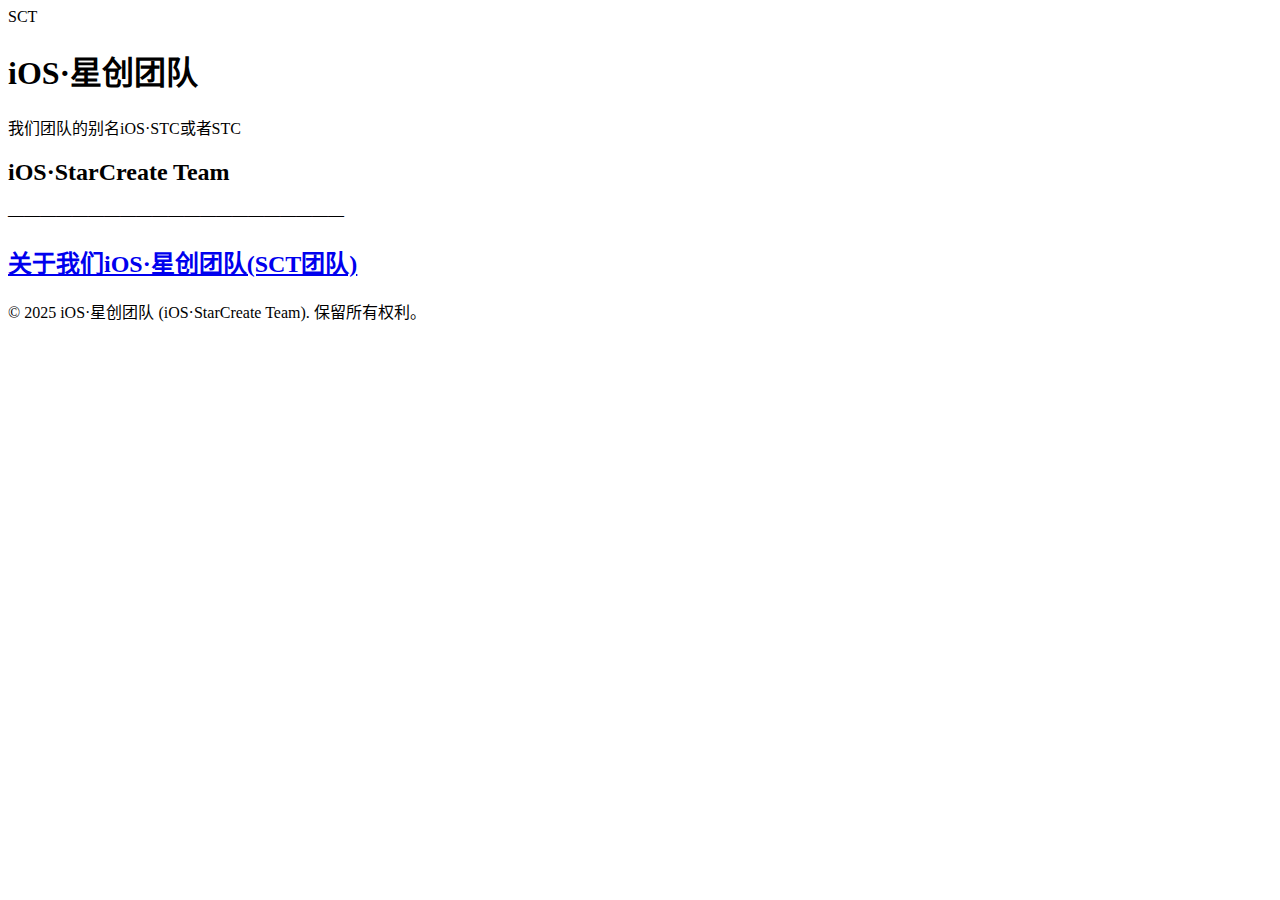
<file: index.html>
<!DOCTYPE html>
<html lang="zh-CN">
<head>
    <meta charset="UTF-8">
    <meta name="viewport" content="width=device-width, initial-scale=1.0">
    <title>iOS·星创团队</title>
    <link rel="stylesheet" href="css/Black-Background.css">
</head>
<body>
    <header>
        <div class="logo">
            <div class="logo-text">SCT</div>
        </div>
        <h1>iOS·星创团队</h1>
        <a>我们团队的别名iOS·STC或者STC</a>
        <h2>iOS·StarCreate Team</h2>
        <a>—————————————————————</a>
        <h2><a href="Introduce.html">关于我们iOS·星创团队(SCT团队)</a></h2>
        <div class="container">
            <p>© 2025 iOS·星创团队 (iOS·StarCreate Team). 保留所有权利。</p>
        </div>
    </footer>
</body>
</html>
</file>
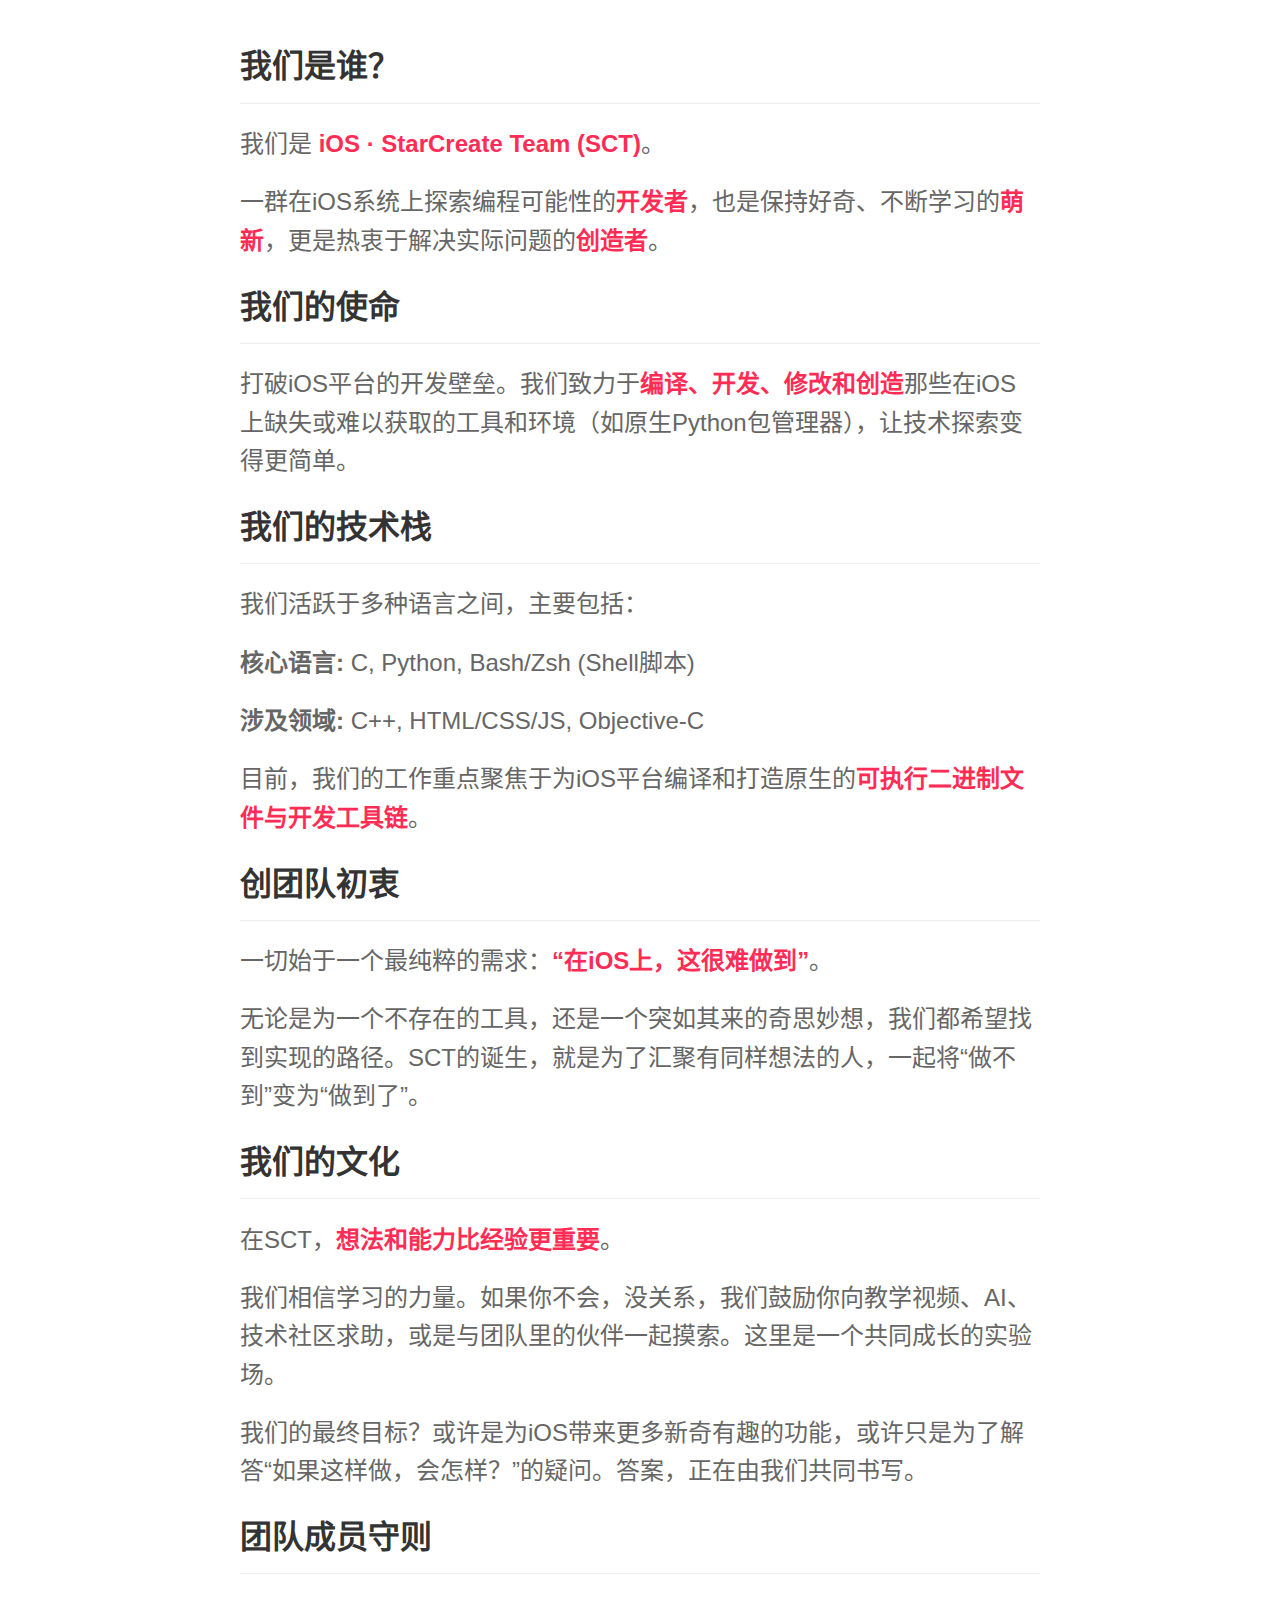
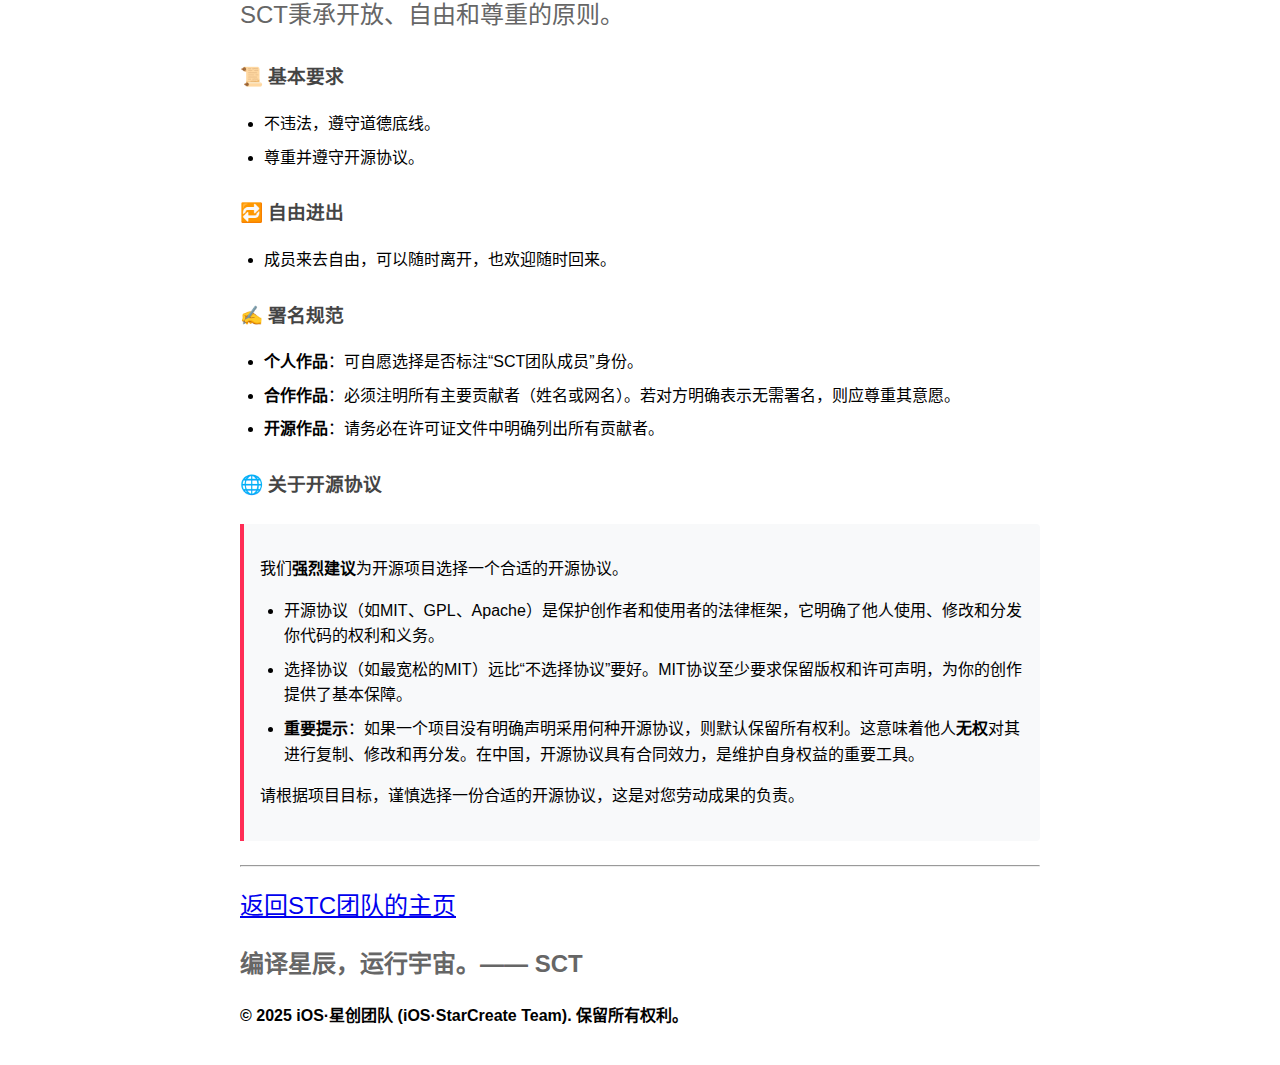
<file: Introduce.html>
<!DOCTYPE html>
<html lang="zh-CN">
<head>
    <meta charset="UTF-8">
    <title>关于iOS·StarCreate Team (SCT)</title>
    <style>
        body { font-family: -apple-system, BlinkMacSystemFont, "Segoe UI", sans-serif; line-height: 1.6; max-width: 800px; margin: 0 auto; padding: 20px; }
        h1 { color: #333; border-bottom: 1px solid #eee; padding-bottom: 10px; }
        h2 { color: #666; font-weight: normal; }
        h3 { color: #444; margin-top: 1.5em; }
        .highlight { color: #ff2d55; font-weight: bold; }
        ul { padding-left: 1.5em; }
        li { margin-bottom: 0.5em; }
        .note-box { background-color: #f8f9fa; border-left: 4px solid #ff2d55; padding: 1em; margin: 1.5em 0; border-radius: 0 4px 4px 0; }
    </style>
</head>
<body>

    <h1>我们是谁？</h1>
    <h2>我们是 <span class="highlight">iOS · StarCreate Team (SCT)</span>。</h2>
    <h2>一群在iOS系统上探索编程可能性的<span class="highlight">开发者</span>，也是保持好奇、不断学习的<span class="highlight">萌新</span>，更是热衷于解决实际问题的<span class="highlight">创造者</span>。</h2>

    <h1>我们的使命</h1>
    <h2>打破iOS平台的开发壁垒。我们致力于<span class="highlight">编译、开发、修改和创造</span>那些在iOS上缺失或难以获取的工具和环境（如原生Python包管理器），让技术探索变得更简单。</h2>

    <h1>我们的技术栈</h1>
    <h2>我们活跃于多种语言之间，主要包括：</h2>
    <h2><strong>核心语言:</strong> C, Python, Bash/Zsh (Shell脚本)</h2>
    <h2><strong>涉及领域:</strong> C++, HTML/CSS/JS, Objective-C</h2>
    <h2>目前，我们的工作重点聚焦于为iOS平台编译和打造原生的<span class="highlight">可执行二进制文件与开发工具链</span>。</h2>

    <h1>创团队初衷</h1>
    <h2>一切始于一个最纯粹的需求：<span class="highlight">“在iOS上，这很难做到”</span>。</h2>
    <h2>无论是为一个不存在的工具，还是一个突如其来的奇思妙想，我们都希望找到实现的路径。SCT的诞生，就是为了汇聚有同样想法的人，一起将“做不到”变为“做到了”。</h2>

    <h1>我们的文化</h1>
    <h2>在SCT，<span class="highlight">想法和能力比经验更重要</span>。</h2>
    <h2>我们相信学习的力量。如果你不会，没关系，我们鼓励你向教学视频、AI、技术社区求助，或是与团队里的伙伴一起摸索。这里是一个共同成长的实验场。</h2>
    <h2>我们的最终目标？或许是为iOS带来更多新奇有趣的功能，或许只是为了解答“如果这样做，会怎样？”的疑问。答案，正在由我们共同书写。</h2>

    <h1>团队成员守则</h1>
    <h2>SCT秉承开放、自由和尊重的原则。</h2>
    
    <h3>📜 基本要求</h3>
    <ul>
        <li>不违法，遵守道德底线。</li>
        <li>尊重并遵守开源协议。</li>
    </ul>
    
    <h3>🔁 自由进出</h3>
    <ul>
        <li>成员来去自由，可以随时离开，也欢迎随时回来。</li>
    </ul>
    
    <h3>✍️ 署名规范</h3>
    <ul>
        <li><strong>个人作品</strong>：可自愿选择是否标注“SCT团队成员”身份。</li>
        <li><strong>合作作品</strong>：必须注明所有主要贡献者（姓名或网名）。若对方明确表示无需署名，则应尊重其意愿。</li>
        <li><strong>开源作品</strong>：请务必在许可证文件中明确列出所有贡献者。</li>
    </ul>

    <!-- 优化后的开源协议说明 -->
    <h3>🌐 关于开源协议</h3>
    <div class="note-box">
        <p>我们<strong>强烈建议</strong>为开源项目选择一个合适的开源协议。</p>
        <ul>
            <li>开源协议（如MIT、GPL、Apache）是保护创作者和使用者的法律框架，它明确了他人使用、修改和分发你代码的权利和义务。</li>
            <li>选择协议（如最宽松的MIT）远比“不选择协议”要好。MIT协议至少要求保留版权和许可声明，为你的创作提供了基本保障。</li>
            <li><strong>重要提示</strong>：如果一个项目没有明确声明采用何种开源协议，则默认保留所有权利。这意味着他人<strong>无权</strong>对其进行复制、修改和再分发。在中国，开源协议具有合同效力，是维护自身权益的重要工具。</li>
        </ul>
        <p>请根据项目目标，谨慎选择一份合适的开源协议，这是对您劳动成果的负责。</p>
    </div>

    <hr>
    <h2><a href="index.html">返回STC团队的主页</a></h2>
    <h2><strong>编译星辰，运行宇宙。—— SCT</strong></h2>
    <p><strong>© 2025 iOS·星创团队 (iOS·StarCreate Team). 保留所有权利。</strong></p>

</body>
</html>
</file>
<file: css/Black-Background.css>
.divider {
    height: 1px;
    background: linear-gradient(to right, transparent, #8e44ad, transparent);
    margin: 30px auto;
    width: 80%;
    max-width: 600px;
}

/* 头部链接样式 */
.header-link {
    color: #8e44ad;
    text-decoration: none;
    transition: color 0.3s ease;
    font-weight: 500;
}

.header-link:hover {
    color: #3498db;
    text-decoration: underline;
}

/* 项目列表样式 */
.project-list {
    display: flex;
    flex-direction: column;
    gap: 25px;
    max-width: 800px;
    margin: 0 auto;
}

.project-item {
    background: rgba(255, 255, 255, 0.05);
    padding: 20px;
    border-radius: 12px;
    transition: transform 0.3s ease, box-shadow 0.3s ease;
}

.project-item:hover {
    transform: translateY(-3px);
    box-shadow: 0 5px 15px rgba(142, 68, 173, 0.2);
}

.project-link {
    display: inline-block;
    padding: 10px 20px;
    background: linear-gradient(to right, #8e44ad, #3498db);
    color: white;
    text-decoration: none;
    border-radius: 20px;
    font-weight: 500;
    transition: all 0.3s ease;
    margin-top: 10px;
}

.project-link:hover {
    transform: translateY(-2px);
    box-shadow: 0 5px 15px rgba(142, 68, 173, 0.4);
}

/* 页脚样式优化 */
footer {
    margin-top: 40px;
    padding: 30px 20px;
    background: #1a1a1a;
    border-radius: 15px;
}

/* 移动端优化 */
@media (max-width: 768px) {
    .project-list {
        gap: 20px;
    }
    
    .project-item {
        padding: 15px;
    }
    
    .divider {
        margin: 20px auto;
        width: 90%;
    }
    
    header {
        padding: 40px 15px;
    }
}

/* 滚动条样式 (可选) */
::-webkit-scrollbar {
    width: 8px;
}

::-webkit-scrollbar-track {
    background: #1a1a1a;
}

::-webkit-scrollbar-thumb {
    background: #8e44ad;
    border-radius: 4px;
}

::-webkit-scrollbar-thumb:hover {
    background: #9b59b6;
}
</file>
